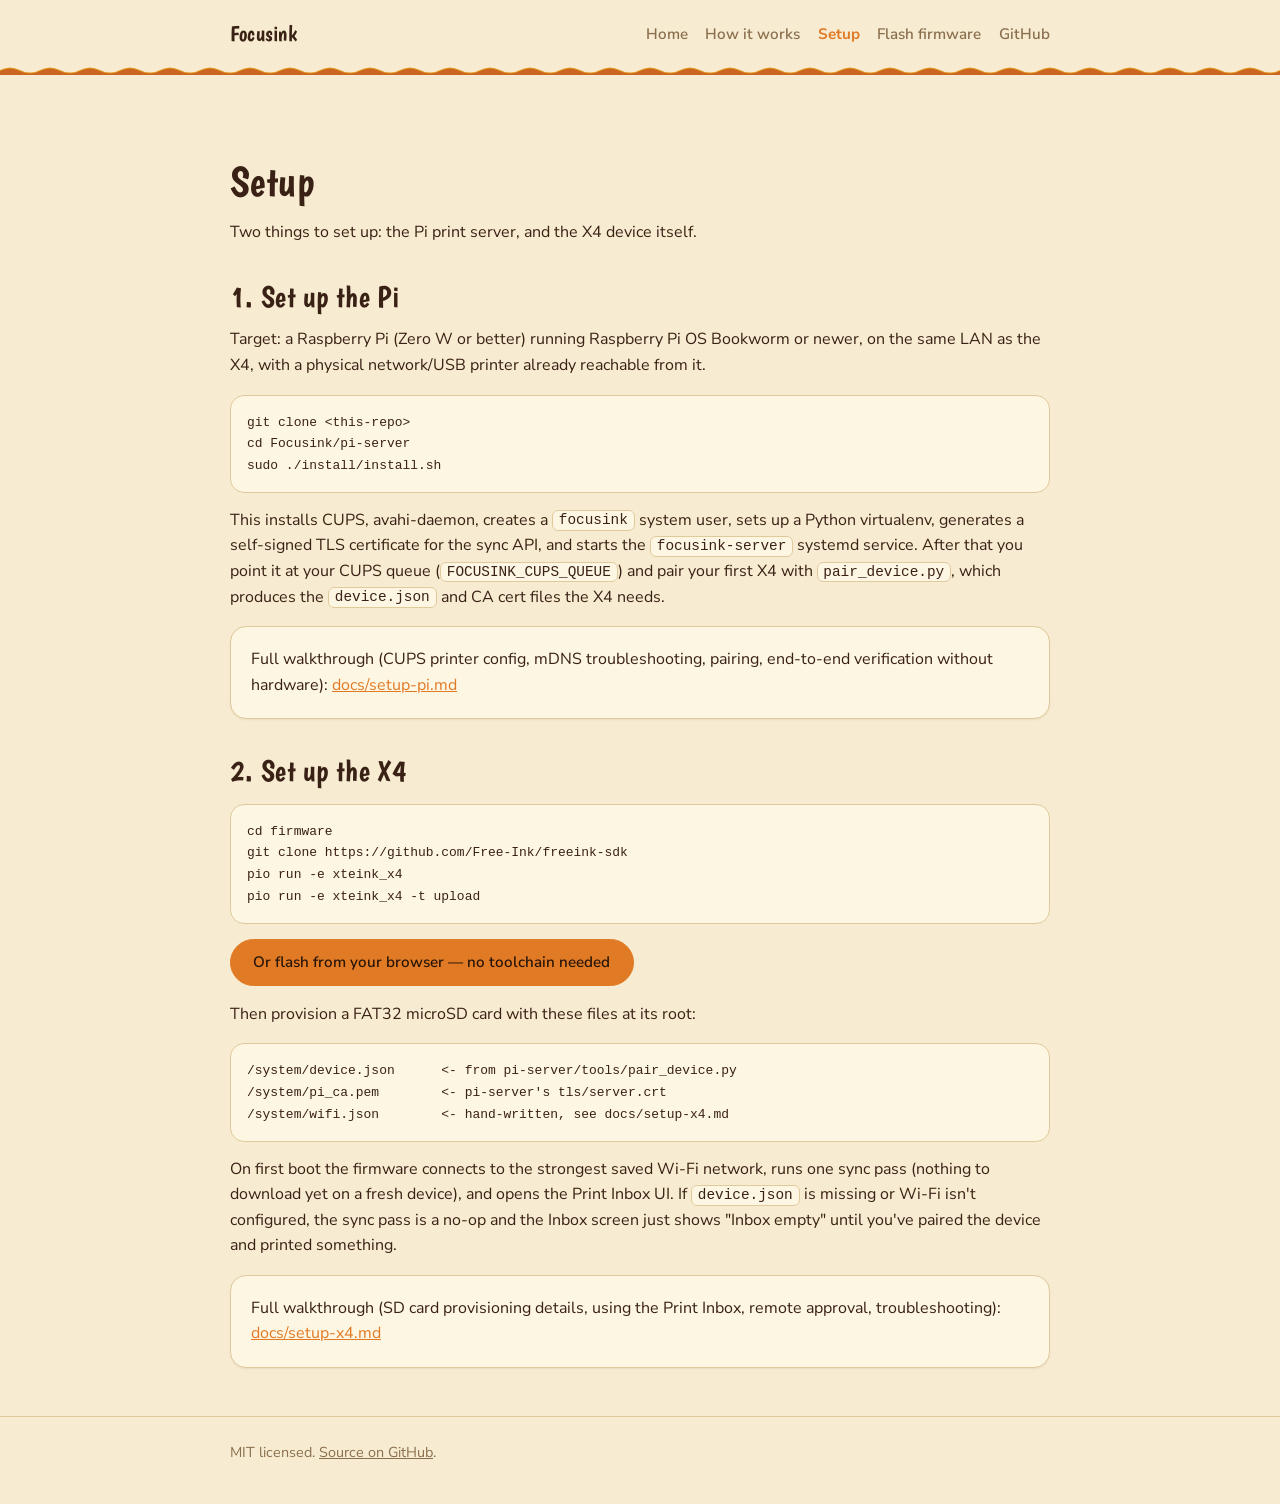
<file: site/setup.html>
<!DOCTYPE html>
<html lang="en">
<head>
<meta charset="utf-8">
<title>Setup — Focusink</title>
<meta name="viewport" content="width=device-width, initial-scale=1">
<meta name="description" content="Condensed setup steps for the Pi print server and the X4 device, with links to the full walkthroughs.">
<link rel="stylesheet" href="assets/style.css">
</head>
<body>
<header class="site-header">
  <div class="wrap">
    <a class="brand" href="index.html">Focusink</a>
    <nav class="site-nav">
      <a href="index.html">Home</a>
      <a href="how-it-works.html">How it works</a>
      <a href="setup.html" aria-current="page">Setup</a>
      <a href="flash.html">Flash firmware</a>
      <a href="https://github.com/shelbeeely/focusink">GitHub</a>
    </nav>
  </div>
</header>
<main class="wrap">
  <h1>Setup</h1>
  <p>Two things to set up: the Pi print server, and the X4 device itself.</p>

  <h2>1. Set up the Pi</h2>
  <p>
    Target: a Raspberry Pi (Zero W or better) running Raspberry Pi OS
    Bookworm or newer, on the same LAN as the X4, with a physical
    network/USB printer already reachable from it.
  </p>
  <pre><code>git clone &lt;this-repo&gt;
cd Focusink/pi-server
sudo ./install/install.sh</code></pre>
  <p>
    This installs CUPS, avahi-daemon, creates a <code>focusink</code>
    system user, sets up a Python virtualenv, generates a self-signed TLS
    certificate for the sync API, and starts the
    <code>focusink-server</code> systemd service. After that you point
    it at your CUPS queue (<code>FOCUSINK_CUPS_QUEUE</code>) and pair your
    first X4 with <code>pair_device.py</code>, which produces the
    <code>device.json</code> and CA cert files the X4 needs.
  </p>
  <div class="card">
    <p>
      Full walkthrough (CUPS printer config, mDNS troubleshooting, pairing,
      end-to-end verification without hardware):
      <a href="https://github.com/shelbeeely/focusink/blob/main/docs/setup-pi.md">docs/setup-pi.md</a>
    </p>
  </div>

  <h2>2. Set up the X4</h2>
  <pre><code>cd firmware
git clone https://github.com/Free-Ink/freeink-sdk
pio run -e xteink_x4
pio run -e xteink_x4 -t upload</code></pre>
  <p>
    <a class="btn btn-primary" href="flash.html">Or flash from your browser — no toolchain needed</a>
  </p>
  <p>
    Then provision a FAT32 microSD card with these files at its root:
  </p>
  <pre><code>/system/device.json      &lt;- from pi-server/tools/pair_device.py
/system/pi_ca.pem        &lt;- pi-server's tls/server.crt
/system/wifi.json        &lt;- hand-written, see docs/setup-x4.md</code></pre>
  <p>
    On first boot the firmware connects to the strongest saved Wi-Fi
    network, runs one sync pass (nothing to download yet on a fresh
    device), and opens the Print Inbox UI. If <code>device.json</code> is
    missing or Wi-Fi isn't configured, the sync pass is a no-op and the
    Inbox screen just shows "Inbox empty" until you've paired the device
    and printed something.
  </p>
  <div class="card">
    <p>
      Full walkthrough (SD card provisioning details, using the Print
      Inbox, remote approval, troubleshooting):
      <a href="https://github.com/shelbeeely/focusink/blob/main/docs/setup-x4.md">docs/setup-x4.md</a>
    </p>
  </div>
</main>
<footer class="site-footer">
  <div class="wrap">
    <p>MIT licensed. <a href="https://github.com/shelbeeely/focusink">Source on GitHub</a>.</p>
  </div>
</footer>
</body>
</html>
</file>
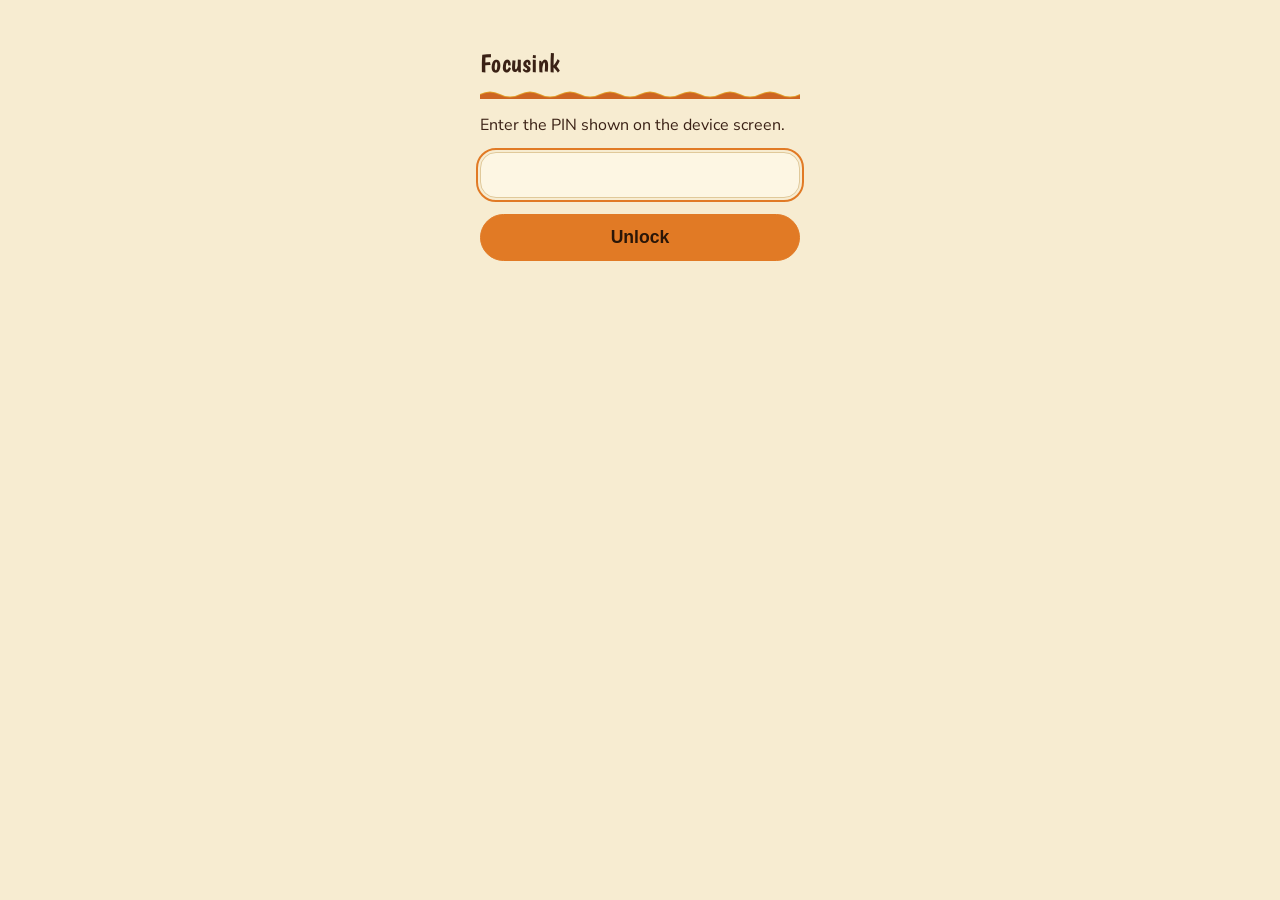
<file: firmware/src/ui/pages/login.html>
<!doctype html><html><head><meta charset="utf-8">
<meta name="viewport" content="width=device-width,initial-scale=1">
<title>Focusink</title>
<script>(function(){try{var t=localStorage.getItem('x4-theme');if(t==='light'||t==='dark')document.documentElement.setAttribute('data-theme',t);}catch(e){}})();</script>
<link rel="preload" as="style" href="https://fonts.googleapis.com/css2?family=Boogaloo&family=Nunito+Sans:wght@400;600;700&display=swap" onerror="this.remove()">
<link rel="stylesheet" media="print" onload="this.media='all'" href="https://fonts.googleapis.com/css2?family=Boogaloo&family=Nunito+Sans:wght@400;600;700&display=swap">
<style>
:root{
  --bg:#f7ecd1;--card-bg:#fdf6e3;--border:#e0c99a;--fg:#3a2115;--muted:#8a6f4e;
  --accent:#e17a25;--accent-fg:#2a1608;--danger:#bd361e;--danger-bg:#f6ded6;
  color-scheme:light dark;
}
@media (prefers-color-scheme: dark) {
  :root{
    --bg:#1c1109;--card-bg:#3a2314;--border:#5c3a1f;--fg:#f3e3c4;--muted:#b89878;
    --accent:#e17a25;--accent-fg:#2a1608;--danger:#ff6a47;--danger-bg:#3a1810;
  }
}
html[data-theme="dark"]{--bg:#1c1109;--card-bg:#3a2314;--border:#5c3a1f;--fg:#f3e3c4;--muted:#b89878;--accent:#e17a25;--accent-fg:#2a1608;--danger:#ff6a47;--danger-bg:#3a1810}
html[data-theme="light"]{--bg:#f7ecd1;--card-bg:#fdf6e3;--border:#e0c99a;--fg:#3a2115;--muted:#8a6f4e;--accent:#e17a25;--accent-fg:#2a1608;--danger:#bd361e;--danger-bg:#f6ded6}
button:focus-visible,a:focus-visible,input:focus-visible{outline:2px solid var(--accent);outline-offset:2px}
@keyframes fadeInUp{from{opacity:0;transform:translateY(10px)}to{opacity:1;transform:translateY(0)}}
@keyframes waveScroll{from{background-position-x:0}to{background-position-x:40px}}
@keyframes ctaGlow{0%,100%{box-shadow:0 0 0 rgba(225,122,37,0)}50%{box-shadow:0 0 14px rgba(225,122,37,.55)}}
body{font-family:"Nunito Sans",-apple-system,BlinkMacSystemFont,"Segoe UI",Roboto,Helvetica,Arial,sans-serif,"Apple Color Emoji","Segoe UI Emoji";max-width:320px;margin:3rem auto;padding:0 1rem;background:var(--bg);color:var(--fg);animation:fadeInUp .4s ease-out both}
header{padding-bottom:1rem;margin-bottom:1.25rem;position:relative}
header h1{margin:0;font-family:"Boogaloo","Nunito Sans",sans-serif;font-weight:400;font-size:1.6rem;letter-spacing:.01em}
header::after{content:"";position:absolute;left:0;right:0;bottom:-12px;height:24px;background-image:url("data:image/svg+xml,%3Csvg xmlns='http://www.w3.org/2000/svg' width='40' height='10' viewBox='0 0 40 10'%3E%3Cpath d='M0 5 Q10 0 20 5 T40 5 V10 H0 Z' fill='%23e19d25'/%3E%3Cpath d='M0 6 Q10 1 20 6 T40 6 V10 H0 Z' fill='%23bd361e' opacity='.55'/%3E%3C/svg%3E");background-repeat:repeat-x;background-size:40px 100%;animation:waveScroll 4s linear infinite}
input{font-size:1.5rem;width:100%;padding:.5rem;text-align:center;letter-spacing:.3em;box-sizing:border-box;background:var(--card-bg);color:var(--fg);border:1px solid var(--border);border-radius:16px}
button{width:100%;padding:.75rem;font-size:1.1rem;margin-top:1rem;background:var(--accent);border:1px solid var(--accent);color:var(--accent-fg);border-radius:999px;font-weight:600;animation:ctaGlow 2.5s ease-in-out infinite}
</style></head>
<body><header><h1>Focusink</h1></header><p>Enter the PIN shown on the device screen.</p>
<form method="POST" action="/login">
<input name="pin" inputmode="numeric" pattern="[0-9]*" maxlength="6" autofocus>
<button type="submit">Unlock</button></form></body></html>
</file>
<file: site/assets/style.css>
/* X4 Print Inbox — site stylesheet
 *
 * Plain CSS, no framework, no build step. Theming is handled entirely via
 * `prefers-color-scheme` — there is no JS theme toggle on this static
 * site, which is intentional. Retro-70s orange design system (see
 * docs/design-system.md) — same tokens/type/motion as the Pi admin
 * console and the X4 on-device web UI.
 *
 * Shared classes used across all pages (index.html, how-it-works.html,
 * setup.html, flash.html) — keep names/semantics stable, other pages
 * depend on this exact contract:
 *   .wrap          centered max-width container
 *   .site-header   top bar wrapping a .wrap with .brand + .site-nav
 *   .site-nav a    nav links, [aria-current="page"] marks the current page
 *   .hero          large intro section (home page)
 *   .card          bordered content box (feature callouts, step lists)
 *   .btn / .btn-primary  button-styled links
 *   .site-footer   bottom bar wrapping a .wrap, muted text
 */

@import url(https://fonts.googleapis.com/css2?family=Boogaloo&family=Nunito+Sans:wght@400;600;700&display=swap);

:root {
  --bg: #f7ecd1;
  --card-bg: #fdf6e3;
  --border: #e0c99a;
  --fg: #3a2115;
  --muted: #8a6f4e;
  --accent: #e17a25;
  --accent-fg: #2a1608;
  --gold: #e19d25;
  --accent2: #bd361e;
  --sage: #6b7048;
}

@media (prefers-color-scheme: dark) {
  :root {
    --bg: #1c1109;
    --card-bg: #3a2314;
    --border: #5c3a1f;
    --fg: #f3e3c4;
    --muted: #b89878;
    --accent: #e17a25;
    --accent-fg: #2a1608;
    --gold: #e19d25;
    --accent2: #bd361e;
    --sage: #8f9463;
  }
}

* {
  box-sizing: border-box;
}

html {
  -webkit-text-size-adjust: 100%;
}

@keyframes fadeInUp {
  from { opacity: 0; transform: translateY(14px); }
  to { opacity: 1; transform: translateY(0); }
}

@keyframes waveScroll {
  from { background-position-x: 0; }
  to { background-position-x: 40px; }
}

@keyframes ctaGlow {
  0%, 100% { box-shadow: 0 0 0 rgba(225, 122, 37, 0); }
  50% { box-shadow: 0 0 16px rgba(225, 122, 37, 0.55); }
}

body {
  margin: 0;
  background: var(--bg);
  color: var(--fg);
  font-family: "Nunito Sans", -apple-system, BlinkMacSystemFont, "Segoe UI", Roboto,
    Helvetica, Arial, sans-serif, "Apple Color Emoji", "Segoe UI Emoji";
  font-size: 16px;
  line-height: 1.6;
  -webkit-font-smoothing: antialiased;
}

/* Layout ------------------------------------------------------------ */

.wrap {
  max-width: 860px;
  margin: 0 auto;
  padding: 0 1.25rem;
}

/* Header / nav -------------------------------------------------------- */

.site-header {
  padding: 1rem 0 2rem;
  position: relative;
}

.site-header::after {
  content: "";
  position: absolute;
  left: 0;
  right: 0;
  bottom: 0;
  height: 28px;
  background-image: url("data:image/svg+xml,%3Csvg xmlns='http://www.w3.org/2000/svg' width='40' height='10' viewBox='0 0 40 10'%3E%3Cpath d='M0 5 Q10 0 20 5 T40 5 V10 H0 Z' fill='%23e19d25'/%3E%3Cpath d='M0 6 Q10 1 20 6 T40 6 V10 H0 Z' fill='%23bd361e' opacity='0.55'/%3E%3C/svg%3E");
  background-repeat: repeat-x;
  background-size: 40px 100%;
  animation: waveScroll 4s linear infinite;
}

.site-header .wrap {
  display: flex;
  flex-wrap: wrap;
  align-items: center;
  justify-content: space-between;
  gap: 0.75rem;
}

.brand {
  font-family: "Boogaloo", "Nunito Sans", sans-serif;
  font-weight: 400;
  font-size: 1.4rem;
  letter-spacing: 0.01em;
  color: var(--fg);
  text-decoration: none;
}

.brand:hover {
  color: var(--accent);
}

.site-nav {
  display: flex;
  flex-wrap: wrap;
  gap: 1.1rem;
}

.site-nav a {
  color: var(--muted);
  text-decoration: none;
  font-size: 0.95rem;
  font-weight: 600;
}

.site-nav a:hover {
  color: var(--fg);
}

.site-nav a[aria-current="page"] {
  color: var(--accent);
  font-weight: 700;
}

/* Main content --------------------------------------------------------- */

main.wrap {
  padding-top: 2.5rem;
  padding-bottom: 3rem;
}

h1,
h2,
h3,
h4 {
  font-family: "Boogaloo", "Nunito Sans", sans-serif;
  font-weight: 400;
  line-height: 1.25;
  margin-top: 2rem;
  margin-bottom: 0.75rem;
  letter-spacing: 0.01em;
}

h1 {
  font-size: 2.6rem;
}

h2 {
  font-size: 1.9rem;
}

h3 {
  font-size: 1.4rem;
}

p {
  margin: 0 0 1rem;
}

a {
  color: var(--accent);
}

.muted {
  color: var(--muted);
  font-family: "Nunito Sans", sans-serif;
}

code,
pre {
  font-family: ui-monospace, SFMono-Regular, "SF Mono", Menlo, Consolas,
    "Liberation Mono", monospace;
}

code {
  background: var(--card-bg);
  border: 1px solid var(--border);
  border-radius: 6px;
  padding: 0.1em 0.4em;
  font-size: 0.9em;
}

pre {
  background: var(--card-bg);
  border: 1px solid var(--border);
  border-radius: 14px;
  padding: 1rem;
  overflow-x: auto;
  font-size: 0.9em;
  line-height: 1.5;
}

pre code {
  background: none;
  border: none;
  padding: 0;
}

/* Hero ------------------------------------------------------------- */

.hero {
  padding: 2rem 0 2.5rem;
  animation: fadeInUp 0.45s ease-out both;
}

.hero h1 {
  margin-top: 0;
  font-size: 3rem;
}

.hero p {
  color: var(--muted);
  font-size: 1.15rem;
  max-width: 640px;
}

.hero .actions {
  display: flex;
  flex-wrap: wrap;
  gap: 0.75rem;
  margin-top: 1.5rem;
}

/* Cards ------------------------------------------------------------- */

.card {
  background: var(--card-bg);
  border: 1px solid var(--border);
  border-radius: 16px;
  padding: 1.25rem;
  box-shadow: 0 1px 2px rgba(58, 33, 21, 0.08);
  animation: fadeInUp 0.4s ease-out both;
}

.card h3 {
  margin-top: 0;
}

.card p:last-child {
  margin-bottom: 0;
}

.card-grid {
  display: grid;
  grid-template-columns: repeat(2, 1fr);
  gap: 1rem;
  margin: 1.5rem 0;
}

.card-grid .card:nth-child(2) { animation-delay: 0.06s; }
.card-grid .card:nth-child(3) { animation-delay: 0.12s; }
.card-grid .card:nth-child(4) { animation-delay: 0.18s; }

@media (max-width: 640px) {
  .card-grid {
    grid-template-columns: 1fr;
  }
}

/* Buttons ------------------------------------------------------------ */

.btn {
  display: inline-block;
  padding: 0.65rem 1.4rem;
  border-radius: 999px;
  border: 1px solid var(--border);
  color: var(--fg);
  text-decoration: none;
  font-weight: 600;
  font-size: 0.95rem;
  background: var(--card-bg);
  transition: border-color 0.15s ease, transform 0.1s ease;
}

.btn:hover {
  border-color: var(--accent);
}

.btn:active {
  transform: scale(0.97);
}

.btn-primary {
  background: var(--accent);
  border-color: var(--accent);
  color: var(--accent-fg);
  animation: ctaGlow 2.5s ease-in-out infinite;
}

.btn-primary:hover {
  opacity: 0.92;
}

/* Footer ------------------------------------------------------------- */

.site-footer {
  border-top: 1px solid var(--border);
  padding: 1.5rem 0;
  color: var(--muted);
  font-size: 0.9rem;
}

.site-footer a {
  color: var(--muted);
}

.site-footer a:hover {
  color: var(--fg);
}

/* Step diagram (pipeline) --------------------------------------------- */

.steps {
  list-style: none;
  margin: 1.5rem 0;
  padding: 0;
  display: flex;
  flex-direction: column;
  gap: 0.5rem;
}

.steps li {
  background: var(--card-bg);
  border: 1px solid var(--border);
  border-radius: 14px;
  padding: 0.85rem 1.1rem;
  display: flex;
  align-items: baseline;
  gap: 0.75rem;
}

.steps li .step-num {
  color: var(--gold);
  font-weight: 700;
  font-variant-numeric: tabular-nums;
  min-width: 1.5em;
}

/* Responsive nav wrap at narrow widths --------------------------------- */

@media (max-width: 480px) {
  .site-nav {
    gap: 0.6rem 1rem;
  }

  .hero h1 {
    font-size: 2.2rem;
  }
}
</file>
